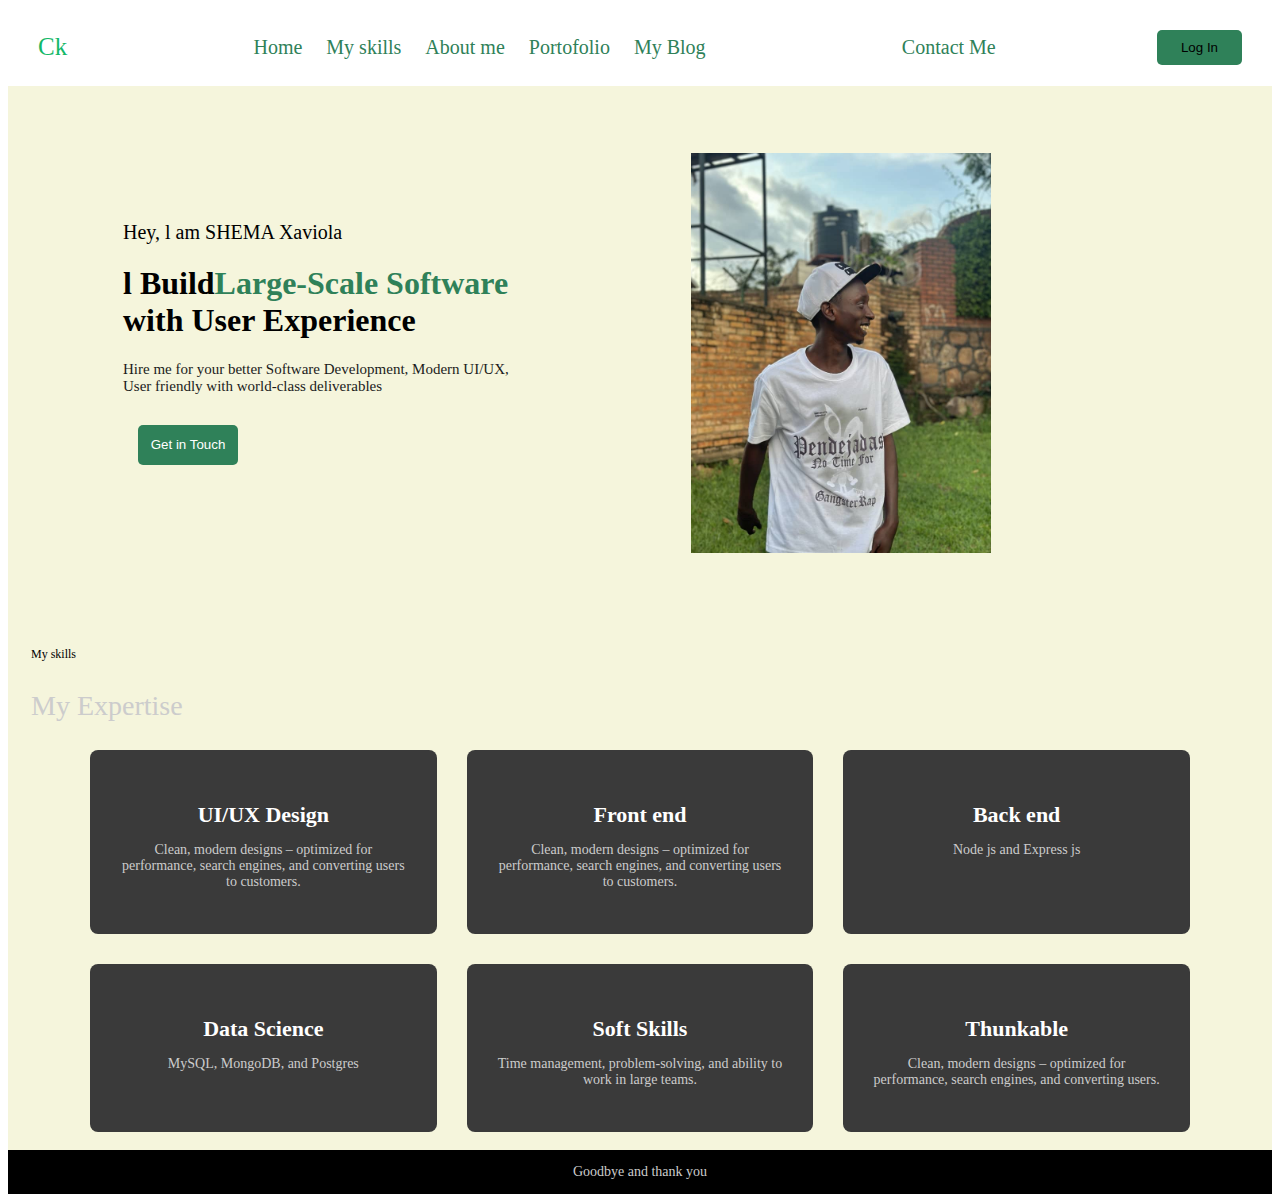
<file: second project/index.html>
<!DOCTYPE html>
<html lang="en">
<head>
    <meta charset="UTF-8">
    <meta name="viewport" content="width=device-width, initial-scale=1.0">
    <link rel="stylesheet" href="style.css">
    <link rel="stylesheet" href="https://cdnjs.cloudflare.com/ajax/libs/font-awesome/6.5.0/css/all.min.css" integrity="sha512-Avb2QiuDEEvB4bZJYdft2mNjVShBftLdPG8FJ0V7irTLQ8Uo0qcPxh4Plq7G5tGm0rU+1SPhVotteLpBERwTkw==" crossorigin="anonymous" referrerpolicy="no-referrer" />
    <title>Document</title>
</head>
<body>
     <div class="website">
        <div class="nav">
        <p id="te">Ck</p>
        <ul>
            <li><a href="index.html">Home</a></li>
            <li><a href="contact.html">My skills</a></li>
            <li><a href="abouts.html">About me</a></li>
            <li><a href="product.html">Portofolio</a></li>
            <li><a href="register.html">My Blog</a></li>
        </ul>
        <ul>
            <li><a href="#">Contact Me</a></li>
        </ul>
        <button>Log In</button>
    </div>
    <div class="holder">
      <div class="site">
        <p id="viol">Hey, l am SHEMA Xaviola</p>
        <h1>l Build<strong>Large-Scale Software</strong><br>
             with User Experience</h1>
             <p id="vio">Hire me for your better Software Development, Modern UI/UX,<br>
                 User friendly with world-class deliverables</p>
                 <button id="in">Get in Touch</button>
      </div>
      <div class="vi">
        <img src="shema.jpg">
      </div>
      </div>
      <div class="holde">
        <p id="melanine">My skills</p>
        <p id="melanin">My Expertise</p>
      </div>
      
<div class="kevin">

    <div class="ke">
        <i class="fa-solid fa-pen-nib"></i>
        <h3>UI/UX Design</h3>
        <p>Clean, modern designs – optimized for performance, search engines, and converting users to customers.</p>
    </div>

    <div class="ke">
       <i class="fa-brands fa-react"></i>
        <h3>Front end</h3>
        <p>Clean, modern designs – optimized for performance, search engines, and converting users to customers.</p>
    </div>

    <div class="ke">
        <i class="fa-solid fa-database"></i>
        <h3>Back end</h3>
        <p>Node js and Express js</p>
    </div>

    <div class="ke">
        <i class="fa-brands fa-galactic-senate"></i>
        <h3>Data Science</h3>
        <p>MySQL, MongoDB, and Postgres</p>
    </div>

    <div class="ke">
      <i class="fa-solid fa-fill-drip"></i>
        <h3>Soft Skills</h3>
        <p>Time management, problem-solving, and ability to work in large teams.</p>
    </div>

    <div class="ke">
        <i class="fa-solid fa-wheat-awn-circle-exclamation"></i>
        <h3>Thunkable</h3>
        <p>Clean, modern designs – optimized for performance, search engines, and converting users.</p>
    </div>

</div><br>
<div class="shem">
        <p id="Men">Goodbye and thank you</p>
        
    </div>
    </div>
  
</body>
</html>
</file>
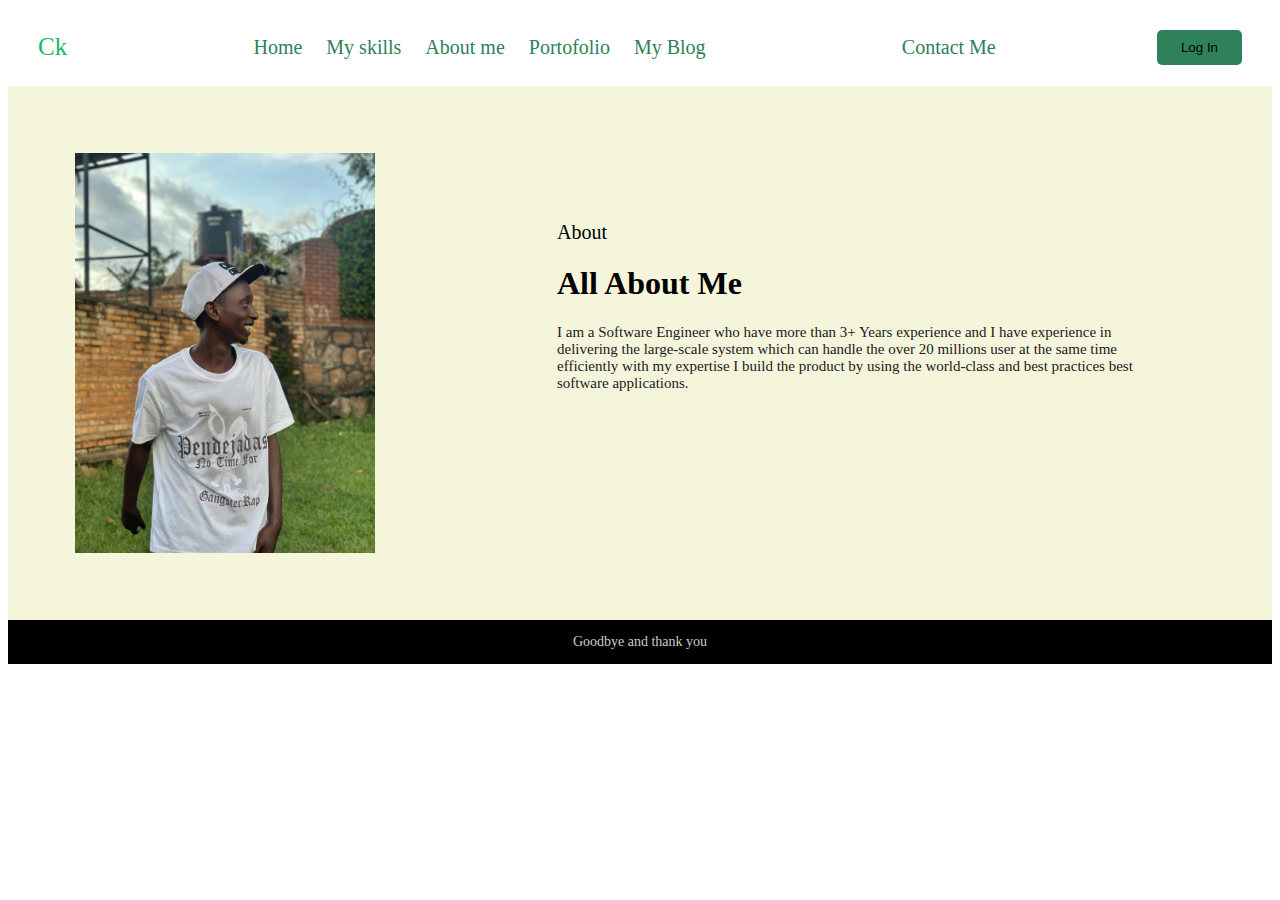
<file: second project/abouts.html>
<!DOCTYPE html>
<html lang="en">
<head>
    <meta charset="UTF-8">
    <meta name="viewport" content="width=device-width, initial-scale=1.0">
    <title>Document</title>
    <link rel="stylesheet" href="style.css">

</head>
<body>
      <div class="website">
        <div class="nav">
        <p id="te">Ck</p>
        <ul>
            <li><a href="index.html">Home</a></li>
            <li><a href="contact.html">My skills</a></li>
            <li><a href="abouts.html">About me</a></li>
            <li><a href="product.html">Portofolio</a></li>
            <li><a href="register.html">My Blog</a></li>
        </ul>
        <ul>
            <li><a href="#">Contact Me</a></li>
        </ul>
        <button>Log In</button>
    </div>
    <div class="lass">
        <img src="shema.jpg">
        <div class="site">
        <p id="viol">About </p>
        <h1>All About Me</h1>
             <p id="vio">I am a Software Engineer who have more than 3+ Years experience 
                and I have experience in delivering the large-scale system which can handle 
                the over 20 millions user at the same time efficiently with my expertise 
                I build the product by using the world-class 
                and best practices best software applications.</p>
      </div>
        </div>
        <div class="shem">
        <p id="Men">Goodbye and thank you</p>
        
    </div>

    </div>
</body>
</html>
</file>
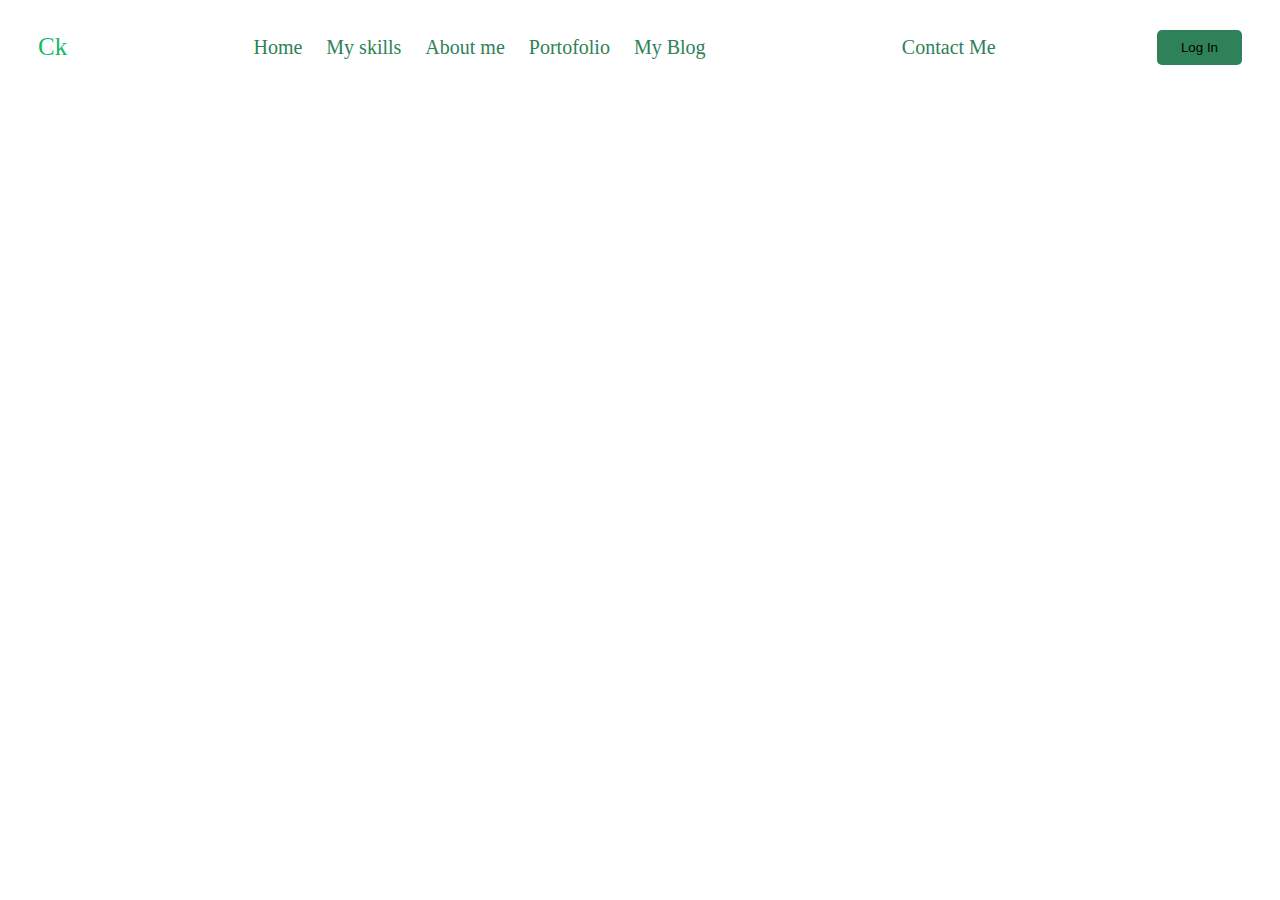
<file: second project/contact.html>
<!DOCTYPE html>
<html lang="en">
<head>
    <meta charset="UTF-8">
    <meta name="viewport" content="width=device-width, initial-scale=1.0">
    <title>Document</title>
    <link rel="stylesheet" href="style.css">

</head>
<body>
    <div class="website">
        <div class="nav">
        <p id="te">Ck</p>
        <ul>
            <li><a href="index.html">Home</a></li>
            <li><a href="contact.html">My skills</a></li>
            <li><a href="abouts.html">About me</a></li>
            <li><a href="product.html">Portofolio</a></li>
            <li><a href="register.html">My Blog</a></li>
        </ul>
        <ul>
            <li><a href="#">Contact Me</a></li>
        </ul>
        <button>Log In</button>
    </div>
</body>
</html>
</file>
<file: second project/style.css>
.body{
             margin: 0px;
         }
         .website{
             background-color: beige;
         }
         .nav{
            background-color: #FFFFFF;
            display: flex;
            justify-content: space-between;
            align-items: center;
            padding-left: 30px;
            padding-right: 15px;
        
        }
        #te{
            color: #13b868;
            font-size: 25px;
        }
        .nav ul li{
            color: white;
            list-style: none;
            display: inline-block;
        
        }
        .nav ul li a{
            text-decoration: none;
            color: #2F8159;
            padding: 10px;
            font-size: 20px;
        }
        .nav ul li a{
            padding: 7pxpx;
            border-radius: 5px;
         }
         
        .nav li a:hover {
             background-color: rgb(219, 152, 7); 
             color: white; 
             padding: 10px;
                          
         }
         button{
            background-color: #2F8159;
            margin: 15px;
            border: 0px;
            border-radius: 5px;
            width: 85px;
            height: 35px;
         }
         #viol{
            font-family: 'Times New Roman', Times, serif;
            font-size: 20px;
            color: black;
         }
         strong{
            color: #2F8159;
         }
         .site{
            margin: 105px;
            padding: 10px;
            
         }
         .holder{
            display: flex;
         }
         #vio{
            font-family: 'Times New Roman', Times, serif;
            font-size: 15px;
            color: rgb(27, 27, 27);
         }
         img{
            width: 300px;
            padding: 45px;
            margin: 22px;
         }
         #in{
            width: 100px;
            height: 40px;
            color: white;
         }
         #melanine{
            font-family: 'Times New Roman', Times, serif;
            font-size: 12px;
            color: black;
           
         }
         #melanin{
            font-family: fantasy;
            font-size: 28px;
         }
         .holde{
            margin: 23px;
         }
         .lanine{

         }
         .lanin{
            background-color: #515151;
            width: 300px;
            height: 205px;
            margin: 30px;

         }
         .lanine{
            
              background: lightblue;
              display: flex
         }
         .kevin {
             display: grid;
             grid-template-columns: repeat(auto-fit, minmax(260px, 1fr));
             gap: 30px;
             max-width: 1100px;
               margin: auto;
         }
         .ke {
             background: #3a3a3a;
             padding: 30px;
             border-radius: 8px;
             color: white;
             text-align: center;
             transition: 0.3s ease-in-out;
         }
         .ke:hover {
             transform: translateY(-5px);
              background: #323232;
         }
         .ke i{
             color: #2F8159;
             font-size: 33px;
          }

          h3 {
              margin-bottom: 10px;
             font-size: 22px;
          }

          p {
          font-size: 14px;
          color: #cccccc;
          }
         .shem{
           background-color: black;
           display: flex;
          justify-content: center;
           padding: 0px;
          }
          .lass{
            display: flex;
          }
</file>
